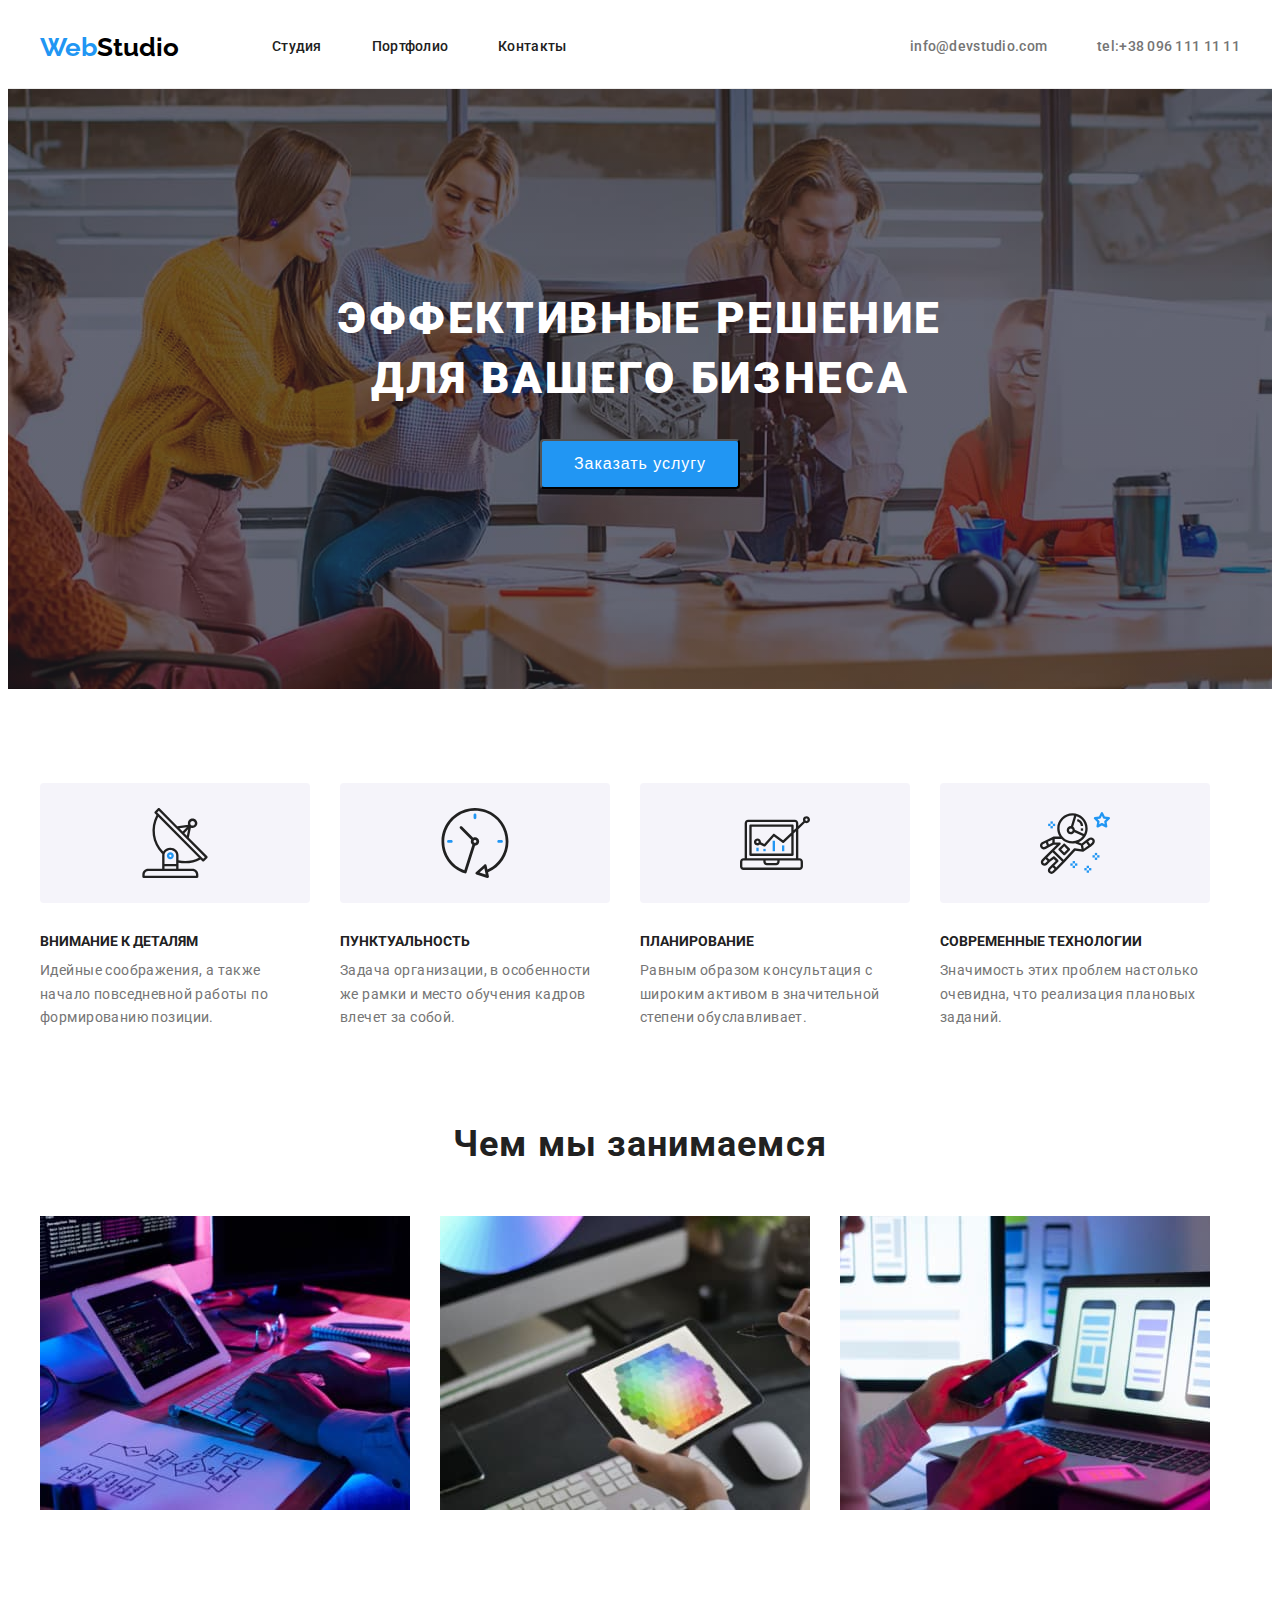
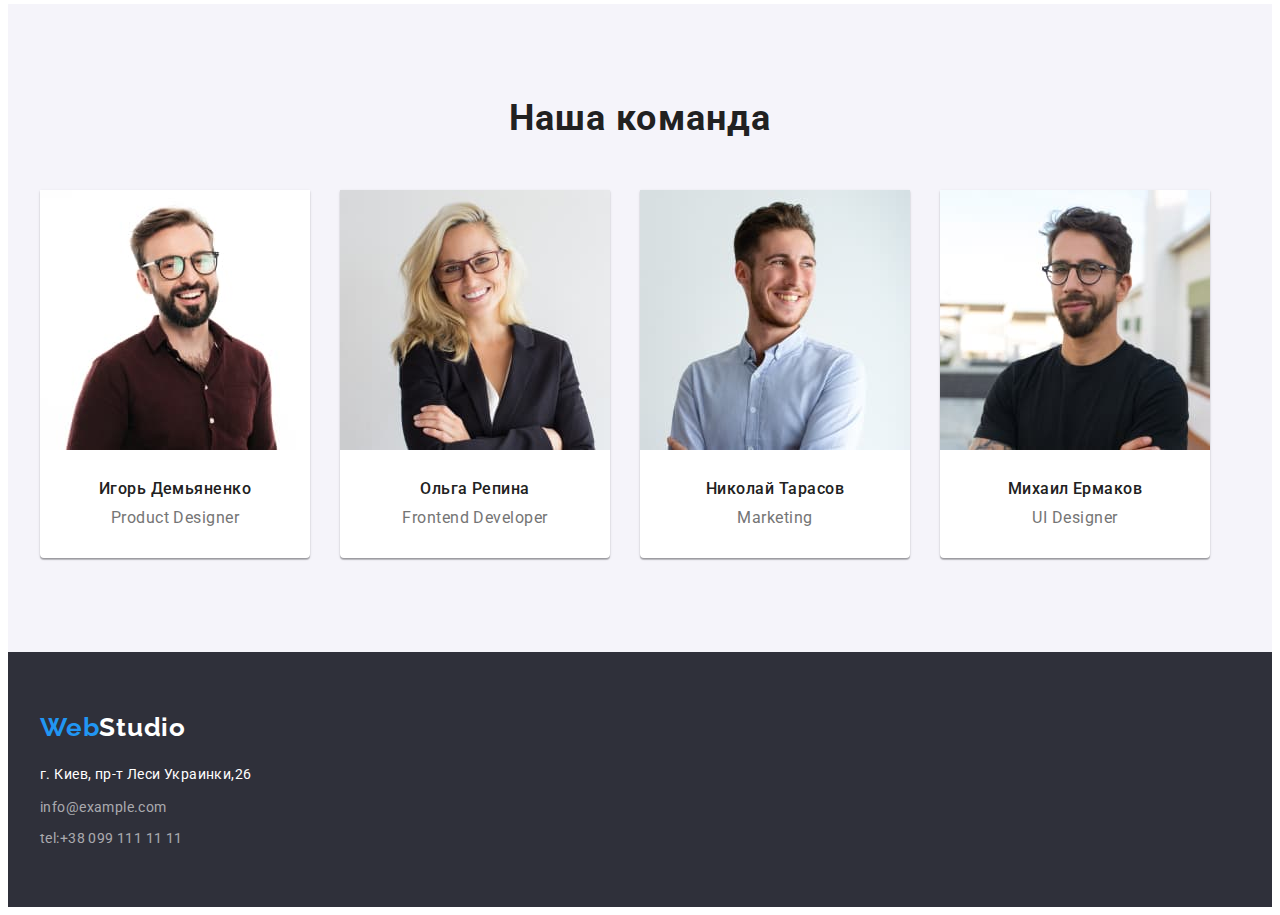
<file: index.html>
<!DOCTYPE html>
<html lang="ru">
    <head>  
        <meta charset="UTF-8">
        <meta http-equiv="X-UA-Compatible" content="IE=edge">
        <meta name="viewport" content="width=device-width, initial-scale=1.0">
        <title>WebStudio</title>
        <link rel="preconnect" href="https://fonts.googleapis.com">
        <link rel="preconnect" href="https://fonts.gstatic.com" crossorigin>
        <link href="https://fonts.googleapis.com/css2?family=Raleway:wght@700&family=Roboto:wght@400;500;700;900&display=swap"
            rel="stylesheet">
            <link rel="stylesheet" href="https://cdnjs.cloudflare.com/ajax/libs/modern-normalize/1.1.0/modern-normalize.min.css"
                integrity="sha512-wpPYUAdjBVSE4KJnH1VR1HeZfpl1ub8YT/NKx4PuQ5NmX2tKuGu6U/JRp5y+Y8XG2tV+wKQpNHVUX03MfMFn9Q=="
                crossorigin="anonymous" referrerpolicy="no-referrer" />
            <link rel="stylesheet" href="./css/styles.css" />
            <link rel="stylesheet" href="./css/styles.css">
            <header class="header">
                <div class="container main-header">
                    <nav class="header-navigation">
                        <a class="logo" href="/"><span class="logo-title">Web</span>Studio</a>
                        <ul class="header-list list">
                        <li class="header-item"><a href="./index.html" class="header-link"> Студия</a></li>
                        <li class="header-item"><a href="./portfolio.html" class="header-link"> Портфолио</a></li>
                        <li class="header-item"><a href="" class="header-link"> Контакты</a></li>
                    </ul>
                </nav>
                <ul class="header-address list">
                    <li class="header-item"><a class="header-address-link" href="mailto:info@devstudio.com">info@devstudio.com</a></li>
                    <li class="header-item"><a class="header-address-link tel" href="tel:+380961111111">tel:+38 096 111 11 11</a></li>
                </ul>
            </div>
            </header>
        <main>
            <section class="title section">
                <div class="container">
            <h1 class="general-title">Эффективные решение<br> для вашего бизнеса</h1>
            <button type="button" class="btn">Заказать услугу</button>
            </div>
        </section>
        <section class="hero section">
            <div class="container">
            <ul class="hero-list list">
                <li class="hero-item icon-atencion">
                    <h3 class="hero-second-title">Внимание к деталям</h3>
                    <p class="hero-text">Идейные соображения, а также начало повседневной работы по формированию позиции.</p>
                </li>
                <li class="hero-item icon-punctuality">
                    <h3 class="hero-second-title">Пунктуальность</h3>
                    <p class="hero-text">Задача организации, в особенности же рамки и место обучения кадров влечет за собой.</p>
                </li>
                <li class="hero-item icon-planing">
                    <h3 class="hero-second-title">Планирование</h3>
                    <p class="hero-text">Равным образом консультация с широким активом в значительной степени обуславливает.</p>
                </li>
                <li class="hero-item icon-technologik">
                    <h3 class="hero-second-title">Современные технологии</h3>
                    <p class="hero-text">Значимость этих проблем настолько очевидна, что реализация плановых заданий.</p>
                </li>
            </ul>
            </div>
            </section>
        <section class="example section one">
            <div class="container">
            <h2 class="example-title">Чем мы занимаемся</h2>
            <ul class="example-list list">
                <li class="example-item">
                    <img 
                    src="./images/img-01.jpg" alt="Человек печатает текс" width="370" height="294" class="whatwedo-img"/> 
                </li>
                <li class="example-item">
                    <img src="./images/img-02.jpg" alt="Человек держит телефон" width="370" height="294" class="whatwedo-img"/> 
                </li>
                <li class="example-item">
                    <img src="./images/img-03.jpg" alt="Графичный рисунок" width="370" height="294" class="whatwedo-img"/> 
                </li>
            </ul>
            </div>
        </section>
        <section class="about section">
            <div class="container">
            <h2 class="about-title">Наша команда</h2>
            <ul class="about-list list">
            <li class="about-item">
                <img src="./images/about-img-01.jpg" alt="Фото мужчины в очках" width="270" height="260" class="about-img"/>
                <div class="about-item-content">
                <h3 class="about-second-title">Игорь Демьяненко</h3>
                <p class="about-text" lang="en">Product Designer</p>
                </div>
            </li>
            <li class="about-item">
                <img src="./images/about-img-02.jpg" alt="Фото женщины" width="270" height="260" class="about-img"/>
                <div class="about-item-content">
                <h3 class="about-second-title">Ольга Репина</h3>
                <p class="about-text" lang="en">Frontend Developer</p>
                </div>
            </li>
            <li class="about-item">
                <img src="./images/about-img-03.jpg" alt="Фото мужчины в рубашке" width="270" height="260" class="about-img"/>
                <div class="about-item-content">
                <h3 class="about-second-title">Николай Тарасов</h3>
                <p class="about-text" lang="en">Marketing</p>
                </div>
            </li>
            <li class="about-item">
                <img src="./images/about-img-04.jpg" alt="Фото мужчины с бородой" width="270" height="260" class="about-img"/>
                <div class="about-item-content">
                <h3 class="about-second-title">Михаил Ермаков</h3>
                <p class="about-text" lang="en">UI Designer</p>
                </div>
            </li>
            </ul>
            </div>
        </section>
    </main>
    <footer class="footer">
        <div class="container">
            <a class="footer-part-title" href="/"><span class="footer-title">Web</span>Studio</a>
            <ul class="footer-list list">
                <li class="footer-item">
                    <a class="footer-link" href="https://goo.gl/maps/KpivZ7hqrUbSiKZk9">г. Киев, пр-т Леси Украинки,26</a>
                </li>
                <li class="footer-item">
                    <a class="footer-mail" href="mailto:info@example.com">info@example.com</a>
                </li>
                <li class="footer-link-item">
                    <a class="footer-link-tel" href="tel:+380991111111">tel:+38 099 111 11 11</a>
                </li>
            </ul>
        </div>
        <!-- <div class="container ololo">
            <h3 class="connect-us">Присоединяйтесь</h3>
        </div> -->
    </footer>
</body>
</html>
</file>
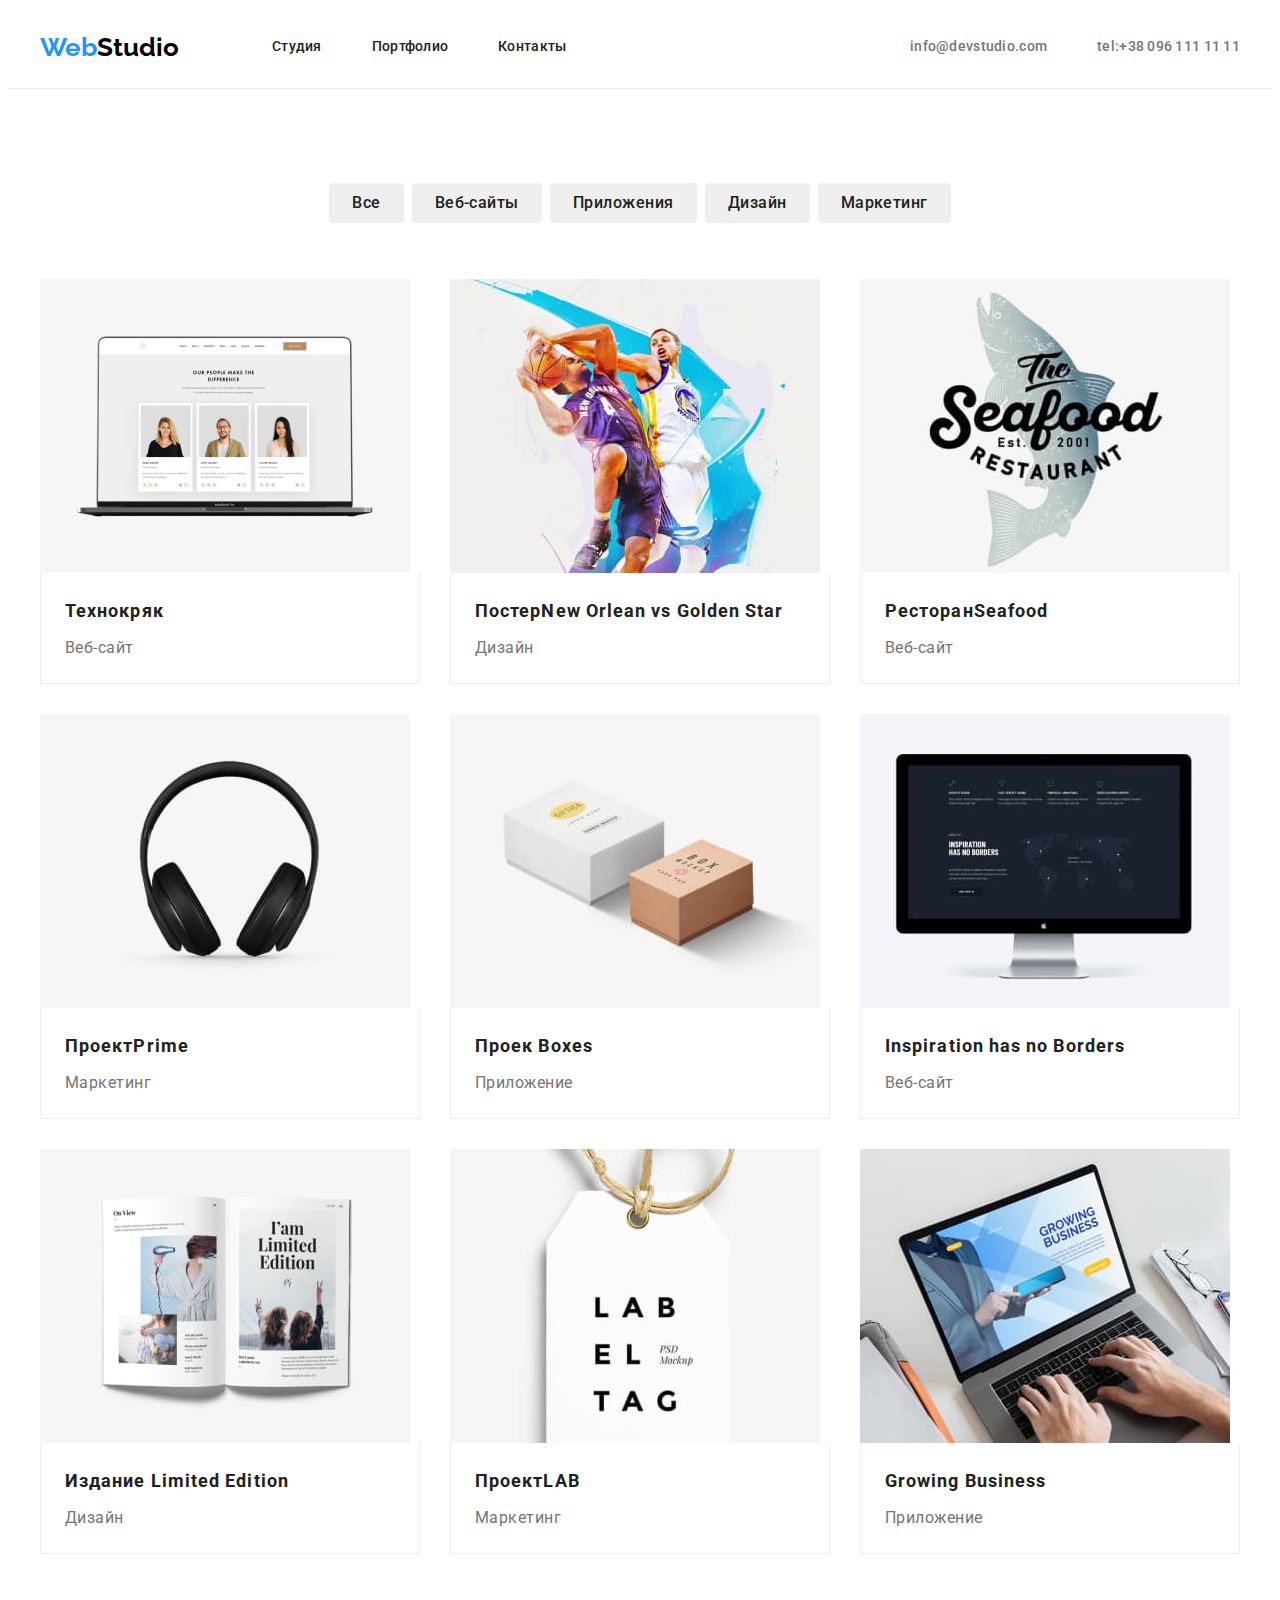
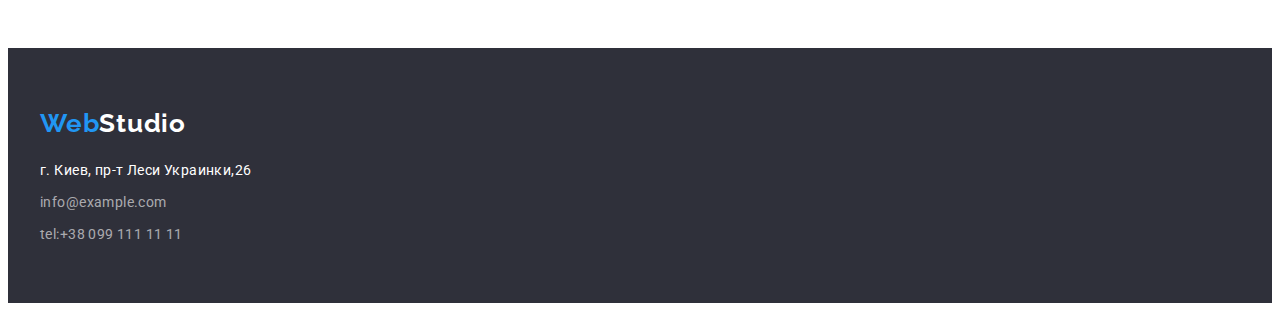
<file: portfolio.html>
<!DOCTYPE html>
<html lang="ru">

<head>
    <meta charset="UTF-8">
    <meta http-equiv="X-UA-Compatible" content="IE=edge">
    <meta name="viewport" content="width=device-width, initial-scale=1.0">
    <title>Portfolio</title>
    <link rel="preconnect" href="https://fonts.googleapis.com">
    <link rel="preconnect" href="https://fonts.gstatic.com" crossorigin>
    <link href="https://fonts.googleapis.com/css2?family=Raleway:wght@700&family=Roboto:wght@400;500;700;900&display=swap"
        rel="stylesheet">
        <link rel="stylesheet" href="https://cdnjs.cloudflare.com/ajax/libs/modern-normalize/1.1.0/modern-normalize.min.css"
            integrity="sha512-wpPYUAdjBVSE4KJnH1VR1HeZfpl1ub8YT/NKx4PuQ5NmX2tKuGu6U/JRp5y+Y8XG2tV+wKQpNHVUX03MfMFn9Q=="
            crossorigin="anonymous" referrerpolicy="no-referrer" />
        <link rel="stylesheet" href="./css/styles.css">
</head>
<body>
<header class="header">
    <div class="container main-header">
        <nav class="header-navigation">
            <a class="logo" href="/"><span class="logo-title">Web</span>Studio</a>
            <ul class="header-list list">
                <li class="header-item"><a href="./index.html" class="header-link"> Студия</a></li>
                <li class="header-item"><a href="./portfolio.html" class="header-link"> Портфолио</a></li>
                <li class="header-item"><a href="" class="header-link"> Контакты</a></li>
            </ul>
        </nav>
        <ul class="header-address list">
            <li class="header-item"><a class="header-address-link"
                    href="mailto:info@devstudio.com">info@devstudio.com</a></li>
            <li class="header-item"><a class="header-address-link" href="tel:+380961111111">tel:+38 096 111 11 11</a>
            </li>
        </ul>
    </div>
</header>
    <main>
        <section class="filter section">
            <div class="container">
            <ul class="filter-list list">
                <li class="item-btn"><button class="filter-btn" type="button">Все</button></li>
                <li class="item-btn"><button class="filter-btn" type="button">Веб-сайты</button></li>
                <li class="item-btn"><button class="filter-btn" type="button">Приложения</button></li>
                <li class="item-btn"><button class="filter-btn" type="button">Дизайн</button></li>
                <li class="item-btn"><button class="filter-btn" type="button">Маркетинг</button></li>
            </ul>
            </div>
            <div class="container">
            <h1 class="filter-title" hidden>Огляд нашого Портволіо</h1>
            <ul class="filter-title-list list">
                <li class="filter-item"><img class="filter-img" src="./images-portfolio/port-img-1.jpg"
                        alt="Ноутбук с открытым вебсайтом">
                        <div class="filter-frame">
                    <h2 class="filter-second-title">Технокряк</h2>
                    <p class="filter-text">Веб-сайт</p>
                    </div>
                </li>
                <li class="filter-item"><img class="filter-img" src="./images-portfolio/port-img-2.jpg"
                        alt="Два баскетболиста с мячем">
                        <div class="filter-frame">
                    <h2 class="filter-second-title">Постер<span lang="en">New Orlean vs Golden Star</span></h2>
                    <p class="filter-text">Дизайн</p>
                        </div>
                </li>
                <li class="filter-item"><img class="filter-img" src="./images-portfolio/port-img-3.jpg"
                        alt="Марка ресторана" width="370">
                        <div class="filter-frame">
                    <h2 class="filter-second-title">Ресторан<span lang="en">Seafood</span></h2>
                    <p class="filter-text">Веб-сайт</p>
                        </div>
                </li>
                <li class="filter-item"><img class="filter-img" src="./images-portfolio/port-img-4.jpg" alt="Наушники"
                        width="370">
                        <div class="filter-frame">
                    <h2 class="filter-second-title">Проект<span lang="en">Prime</span></h2>
                    <p class="filter-text">Маркетинг</p>
                        </div>
                </li>
                <li class="filter-item"><img class="filter-img" src="./images-portfolio/port-img-5.jpg"
                        alt="Две малиньки коробки" width="370">
                        <div class="filter-frame">
                    <h2 class="filter-second-title">Проек <span lang="en">Boxes</span></h2>
                    <p class="filter-text">Приложение</p>
                        </div>
                </li>
                <li class="filter-item"><img class="filter-img" src="./images-portfolio/port-img-6.jpg"
                        alt="Екран компютера" width="370">
                        <div class="filter-frame">
                    <h2 class="filter-second-title" lang="en">Inspiration has no Borders</h2>
                    <p class="filter-text">Веб-сайт</p>
                        </div>
                </li>
                <li class="filter-item"><img class="filter-img" src="./images-portfolio/port-img-7.jpg"
                        alt="Открытая книга" width="370">
                        <div class="filter-frame">
                    <h2 class="filter-second-title"><span lang="en">Издание Limited Edition</span></h2>
                    <p class="filter-text">Дизайн</p>
                        </div>
                </li>
                <li class="filter-item"><img class="filter-img" src="./images-portfolio/port-img-8.jpg"
                        alt="Фото проекта" width="370">
                        <div class="filter-frame">
                    <h2 class="filter-second-title">Проект<span lang="en">LAB</span></h2>
                    <p class="filter-text">Маркетинг</p>
                        </div>
                </li>
                <li class="filter-item"><img class="filter-img" src="./images-portfolio/port-img-9.jpg"
                        alt="Руке человека на клавиатуре ноутбука" width="370">
                        <div class="filter-frame">
                    <h2 class="filter-second-title" lang="en">Growing Business</h2>
                    <p class="filter-text">Приложение</p>
                        </div>
                </li>
            </ul>
            </div>
        </section>
    </main>
    <footer class="footer">
        <div class="container">
        <a class="footer-part-title" href="/"><span class="footer-title">Web</span>Studio</a>
        <ul class="footer-list list">
            <li class="footer-item">
                <a class="footer-link" href="https://goo.gl/maps/KpivZ7hqrUbSiKZk9">г. Киев, пр-т Леси Украинки,26</a>
            </li>
            <li class="footer-item">
                <a class="footer-mail" href="mailto:info@example.com">info@example.com</a>
            </li>
            <li class="footer-link-item">
                <a class="footer-link-tel" href="tel:+380991111111">tel:+38 099 111 11 11</a>
            </li>
        </ul>
        </div>
    </footer>
</body>

</html>
</file>
<file: css/styles.css>
body {
  font-family: "Roboto", sans-serif;
  background-color: #FFFFFF;
  color: #757575;  
}
:root{
  --first-title-color: #FFFFFF;
  --second-title-color: #212121;
  --header-adress-color: #757575;
  --header-focus-color: #2196F3;
  --footer-item-color: #2196F3; 
}
.logo {
  text-decoration: none;
}
.header-link {
  text-decoration: none;
}
.header-address-link {
  text-decoration: none;
}

ul{
  margin: 0;
  padding: 0;
}
p{
  margin: 0;
  padding: 0;
}

h1,
h2,
h3,
h4,
h5,
h6{
  margin: 0;
  padding: 0;
}

img{
  display: block;
}

.container{
  margin-right: auto;
  margin-left: auto;
  padding-left: 15px;
  padding-right: 15px;
  width: 1200px;
}

.section{
padding-top: 94px;
padding-bottom: 94px;
max-width: 1600px;
margin-left: auto;
margin-right: auto;
}

.btn{
  cursor: pointer;
}




/*-------------------------------------------------------------HEADER------------------------------------------------------------- */
.header{
border-bottom: 1px solid #ECECEC;
padding-top: 24px;
padding-bottom: 25px;
}

.header-list{
  display: flex;
}

.header-navigation{
  display: flex;
  align-items: center;
}
  
.header-item{
  display: inline-flex;
  margin-right: 50px;
}

.header-item:last-child{
  margin: 0;
}

.header-address{
  margin-left: auto;
  display: flex;
}

.header-address-link .item + .item{
  margin-left: 50px;
}


.header-address-link {
  display: inline-flex;
  font-weight: 500;
  font-size: 14px;
  line-height: 1.14;
  letter-spacing: 0.02em;
  color: var(--header-adress-color);
}



.main-header{
  display: flex;
  align-items: center;
}


.logo{
   margin-right: 93px;
}

.logo-title {
font-family: Raleway;
font-style: normal;
font-weight: bold;
font-size: 26px;
line-height: 1.19;
color: #2196F3;
}

.logo {
  font-family: Raleway;
  font-style: normal;
  font-weight: bold;
  font-size: 26px;
  line-height: 1.19;
  color: #000000
}


.header-link{
font-weight: 500;
font-size: 14px;
line-height: 1.14;
letter-spacing: 0.02em;
color: #212121;
}
  
.header-link:hover,
.header-link:focus{
  color: #2196F3;
}


.header-address-link:hover,
.header-address-link:focus{
  color: #2196F3;
}





/* ---------------------------------------------------------HERO------------------------------------------------------------------ */

.hero-item{
  width: 270px;
  }

.hero-item:not(:last-child){
margin-right: 30px;
}

.hero-list{
  display: flex;
}

.hero-item::before{
  display: block;
  content: " ";
  height: 120px;
  margin-bottom: 30px;
  background-repeat: no-repeat;
  background-position: center;
  background-color:#F5F4FA;
  border-radius: 4px;
}

.icon-atencion::before{
  background-image: url(../images/vector-icon-svg.svg);
}


.icon-punctuality::before{
  background-image: url(../images/clock-icon-svg.svg);
}

.icon-planing::before{
  background-image: url(../images/diagram-icon-svg.svg);
}

.icon-technologik::before{
  background-image: url(../images/astronaut-icon-svg.svg);
 
}

.title{
  padding-top: 200px;
  padding-bottom: 200px;
  background-color: #C4C4C4;
  background-image: linear-gradient(
    to right,
    rgba(47, 48, 58, 0.4),
    rgba(47, 48, 58, 0.4)
  ), url(../images/bg-img.jpg);
  background-repeat: no-repeat;
  background-position: center;
  background-size: cover;
  text-align: center;
}

.general-title{
margin-bottom: 30px;  
font-weight: 900;
font-size: 44px;
line-height: 1.36;
letter-spacing: 0.06em;
text-transform: uppercase;
align-items: center;
color: var(--first-title-color)
}

.btn{
display: inline-block;
border-radius: 4px;
font-family:inherit
font-weight: bold;
font-size: 16px;
line-height: 1.87;
align-items: center;
text-align: center; 
letter-spacing: 0.06em;
color: #FFFFFF;
background: #2196F3;
min-width: 200px;
height: 50px;
}

.hero-second-title{
margin-bottom: 10px;
font-weight: bold;
font-size: 14px;
line-height: 1.14
letter-spacing: 0.03em;
text-transform: uppercase;
color: #212121;
}
.hero-text{
font-weight: normal;
font-size: 14px;
line-height: 1.71;
letter-spacing: 0.03em;
color: #757575;
}

/* ----------------------------------------------------------EXAMPLE------------------------------------------------------------------- */

.example-item:not(:last-child){
  margin-right: 30px;
}

.example-list{
  display: flex;

}

.one{
  padding-top: 0
}

.example-title{
margin-bottom: 50px;
font-family: Roboto;
font-style: normal;
font-weight: bold;
font-size: 36px;
line-height: 1.16;
text-align: center;
letter-spacing: 0.03em;
color: #212121;
}

/* ---------------------------------------------------------ABOUT--------------------------------------------------------------------------- */

.about-item{
background: #FFFFFF;
box-shadow: 0px 1px 3px rgba(0, 0, 0, 0.12), 0px 1px 1px rgba(0, 0, 0, 0.14), 0px 2px 1px rgba(0, 0, 0, 0.2);
border-radius: 0px 0px 4px 4px;
width: 270px;
}

.about-list{
  display: flex;
}


.about-item-content{
  padding-top: 30px;
  padding-bottom: 30px;
}

.about{
  background: #F5F4FA;
}

.about-title{
margin-bottom: 50px;
font-weight: bold;
font-size: 36px;
line-height: 1.16;
text-align: center;
letter-spacing: 0.03em;
color: #212121;
}

.about-second-title{
margin-bottom: 10px;
font-weight: 500;
font-size: 16px;
line-height: 1.18;
text-align: center;
letter-spacing: 0.03em;
color: #212121;
}

.about-text{
 font-size: 16px;
line-height: 1.18;
text-align: center;
letter-spacing: 0.03em;
color: #757575;
}

.about-item:not(:last-child){
margin-right: 30px;
}



/* ------------------------------------------------------FOTER-------------------------------------------------------------- */
.footer-part-title{
display: inline-block;
margin-bottom: 20px;
font-family: Raleway;
font-style: normal;
font-weight: bold;
font-size: 26px;
line-height: 1.19;
letter-spacing: 0.03em;
color: #FFFFFF
}
.footer-title{
font-family: Raleway;
font-style: normal;
font-weight: bold;
font-size: 26px;
line-height: 1.19;
letter-spacing: 0.03em;
color: #2196F3;
}

.footer-link{
display: inline-block;
margin-bottom: 9px;
font-family: Roboto;
font-style: normal;
font-weight: normal;
font-size: 14px;
line-height: 1.71;
letter-spacing: 0.03em;
color: #FFFFFF;
}
.footer-mail{
display: inline-block;
margin-bottom: 9px;
Font-family: Roboto;
font-style: normal;
font-weight: normal;
font-size: 14px;
line-height: 1.71;
letter-spacing: 0.03em;
color: rgba(255, 255, 255, 0.6);
}
.footer-link-tel{
font-family: Roboto;
font-style: normal;
font-weight: normal;
font-size: 14px;
line-height: 1.71px;
letter-spacing: 0.03em;
color: rgba(255, 255, 255, 0.6);
}
.footer-link:hover,
.footer-link:focus{
  color: var(--footer-item-color);
}
.footer-mail:hover,
.footer-mail:focus{
  color: var(--footer-item-color);
}
.footer-link-tel:hover,
.footer-link-tel:focus{
  color: var(--footer-item-color);
}
.footer{
  background: #2F303A;
  padding-top: 60px;
  padding-bottom: 60px;
}
.footer-link {
  text-decoration: none;
}
.footer-mail {
  text-decoration: none;
}
.footer-link-tel {
  text-decoration: none;
}
.footer-part-title {
  text-decoration: none;
}
.list{
  list-style: none;
}


.connect-us{
font-size: 14px;
line-height: 16px;
letter-spacing: 0.03em;
text-transform: uppercase;
color: #FFFFFF;
}


/* -----------------------------------------FILTER------------------------------------------------*/

.filter-title-list{
  display: flex;
  flex-wrap: wrap;
  margin-left: -30px;
  margin-bottom: -30px;
}

.filter-item{
width: calc(100% / 3 - 30px);
margin-left: 30px;
margin-bottom: 30px;
}

.filter-frame{
padding: 20px 24px 20px 24px;
background: #FFFFFF;
border-right-width: 1px;
border-right-style: solid;
border-right-color: #EEEEEE;

border-left-width: 1px;
border-left-style: solid;
border-left-color: #EEEEEE;

border-bottom-width: 1px;
border-bottom-style: solid;
border-bottom-color: #EEEEEE;
}



  .item-btn:not(:last-child){
    margin-right: 8px;
  }



.filter-btn{
display: inline-block;
padding: 6px 22px;
border-radius: 4px;
font-family: Roboto;
font-style: normal;
font-weight: 500;
font-size: 16px;
line-height: 1.62;
text-align: center;
letter-spacing: 0.03em;
color: #212121;
border: 1px solid transparent;
}

.filter-list{
  display: flex;
  justify-content: center;
  margin-bottom: 56px;
}

.filter-second-title{
font-family: Roboto;
font-style: normal;
font-weight: bold;
font-size: 18px;
line-height: 2;
letter-spacing: 0.06em;
color: #212121;  
}


.filter-text{
margin-top: 4px;
font-family: Roboto;
font-style: normal;
font-weight: normal;
font-size: 16px;
line-height: 1.87;
letter-spacing: 0.03em;
color: #757575;
}

.filter-btn:focus,
.filter-btn:hover{
  color: #FFFFFF;;
  background: #2196F3;
}

.filter-btn{
  cursor: pointer;
}
</file>
